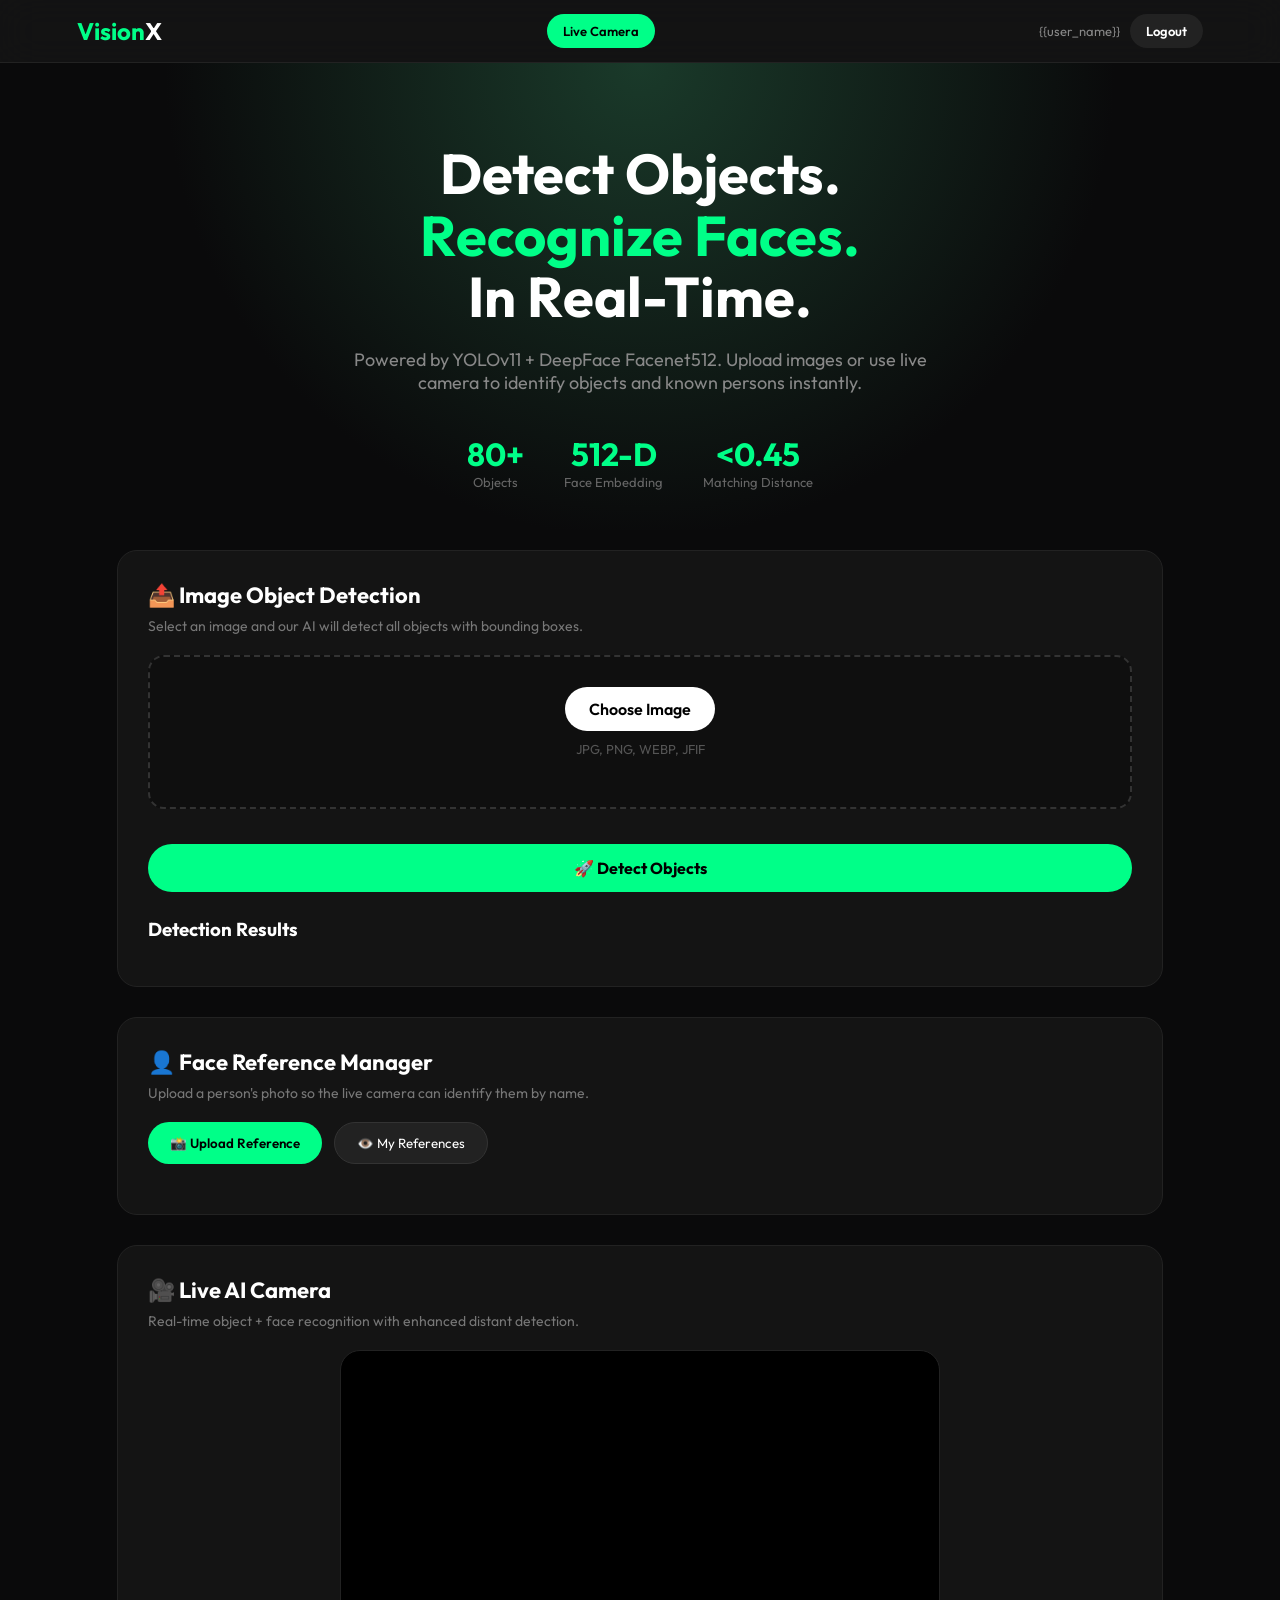
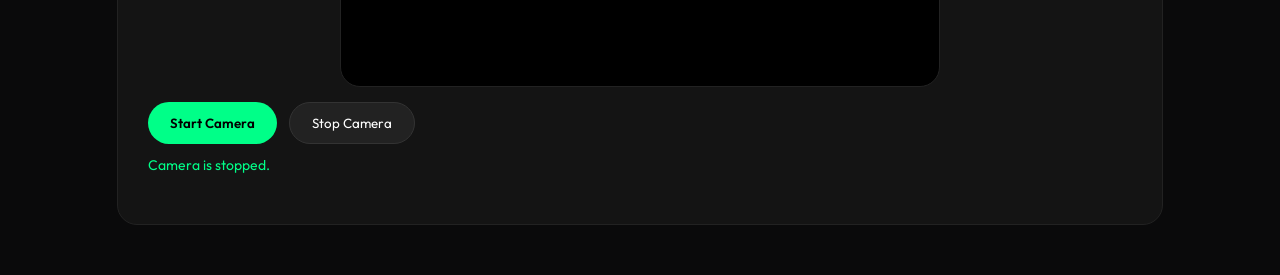
<file: templates/index.html>
<!DOCTYPE html>
<html lang="en">
<head>
    <meta charset="UTF-8">
    <meta name="viewport" content="width=device-width, initial-scale=1.0">
    <title>VisionX - AI Object & Face Detection</title>
    <link href="https://fonts.googleapis.com/css2?family=Outfit:wght@300;400;600;700&display=swap" rel="stylesheet">
    <style>
        * { margin:0; padding:0; box-sizing:border-box; font-family:'Outfit', sans-serif; }
        body { background:#0a0a0b; color:white; overflow-x:hidden; }
        
        /* NAVBAR */
               /* NAVBAR - RESPONSIVE FIXED */
        nav { 
            display:flex; 
            justify-content:space-between; 
            align-items:center; 
            padding:14px 6%; 
            background:rgba(20,20,20,0.9); 
            backdrop-filter:blur(20px); 
            position:sticky; 
            top:0; 
            z-index:100; 
            border-bottom:1px solid #222;
            gap:12px;
            flex-wrap:wrap;
        }
        .nav-left { display:flex; align-items:center; gap:12px; }
        .nav-right { display:flex; align-items:center; gap:10px; margin-left:auto; }
        .logo { font-size:24px; font-weight:700; color:#00ff88; white-space:nowrap; }
        .logo span { color:white; }
        .user-name { font-size:13px; color:#aaa; max-width:100px; overflow:hidden; text-overflow:ellipsis; white-space:nowrap; }
        .nav-btn { padding:9px 16px; border-radius:30px; background:#00ff88; color:black; font-weight:600; border:none; cursor:pointer; font-size:13px; white-space:nowrap; text-decoration:none; }
        .nav-btn.secondary { background:#222; color:white; border:1px solid #333; }

        @media(max-width:768px){
            nav { padding:12px 4%; }
            .logo { font-size:20px; }
            .user-name { display:none; } /* Mobile pe naam hide */
            .nav-btn { padding:8px 14px; font-size:12px; }
        }
        @media(max-width:480px){
            .nav-left { gap:8px; }
            .nav-right { gap:8px; }
        }

        /* HERO */
        .hero { text-align:center; padding:80px 6% 40px; background: radial-gradient(circle at 50% 0%, #1a3a2a 0%, #0a0a0b 60%); }
        .hero h1 { font-size:56px; font-weight:700; line-height:1.1; }
        .hero h1 span { color:#00ff88; }
        .hero p { color:#888; font-size:18px; margin:20px auto; max-width:600px; }
        .hero-stats { display:flex; justify-content:center; gap:40px; margin-top:40px; }
        .stat h2 { color:#00ff88; font-size:32px; }
        .stat p { font-size:13px; color:#666; margin:0; }

        /* CONTAINER */
        .container { max-width:1200px; margin:0 auto; padding:20px 6%; }
        .card { background:#141414; border:1px solid #222; border-radius:20px; padding:30px; margin-bottom:30px; }
        .card h2 { font-size:22px; margin-bottom:8px; }
        .card p { color:#777; font-size:14px; margin-bottom:20px; }

        /* UPLOAD AREA */
        .upload-area { border:2px dashed #333; border-radius:16px; padding:30px; text-align:center; transition:0.3s; background:#0f0f0f; }
        .upload-area:hover { border-color:#00ff88; background:#111; }
        #imageInput { display:none; }
        .upload-label { display:inline-block; padding:12px 24px; background:white; color:black; border-radius:30px; font-weight:600; cursor:pointer; }
        #preview, #resultImage { width:100%; max-height:400px; object-fit:contain; border-radius:12px; margin-top:20px; background:#000; }
        .detect-btn { width:100%; padding:14px; border-radius:30px; background:#00ff88; color:black; font-weight:700; border:none; font-size:16px; cursor:pointer; margin-top:15px; }

        /* RESULTS */
        #objectList { list-style:none; display:flex; flex-wrap:wrap; gap:10px; margin-top:15px; }
        #objectList li { background:#1f1f1f; border:1px solid #333; padding:8px 14px; border-radius:20px; font-size:13px; }

        /* REFERENCE */
        .ref-actions { display:flex; gap:12px; flex-wrap:wrap; }
        .btn-primary { padding:12px 22px; border-radius:30px; background:#00ff88; color:black; font-weight:600; border:none; cursor:pointer; }
        .btn-secondary { padding:12px 22px; border-radius:30px; background:#222; color:white; border:1px solid #333; cursor:pointer; }
        .ref-grid { display:grid; grid-template-columns:repeat(auto-fill, minmax(200px, 1fr)); gap:16px; margin-top:20px; }
        .ref-card { background:#1a1a1a; border:1px solid #2a2a2a; border-radius:16px; padding:14px; text-align:center; transition:0.3s; }
        .ref-card:hover { border-color:#00ff88; transform:translateY(-3px); }
        .ref-card img { width:100%; height:160px; object-fit:cover; border-radius:12px; }
        .ref-name { font-weight:600; color:#00ff88; margin-top:10px; }
        .ref-reason { font-size:12px; color:#888; margin-top:4px; min-height:30px; }
        .btn-del { margin-top:10px; width:100%; padding:8px; border-radius:20px; background:#ff3b3b22; color:#ff5a5a; border:1px solid #ff3b3b44; cursor:pointer; }
        .btn-del:hover { background:#ff3b3b; color:white; }

        /* CAMERA */
                /* CAMERA - DESKTOP PE CHOTI */
        .camera-box { 
            position:relative; 
            width:100%; 
            max-width:480px; /* Desktop pe choti - 480px */
            aspect-ratio:16/9; 
            background:#000; 
            border-radius:20px; 
            overflow:hidden; 
            border:1px solid #222; 
            margin:0 auto; 
        }
        @media(min-width:1024px){ 
            .camera-box { max-width:600px; } /* Bade desktop/laptop pe aur choti */
        }
        @media(max-width:600px){ 
            .camera-box { max-width:100%; } /* Mobile pe full width */
        }
        #camera { width:100%; height:100%; object-fit:cover; }
        #cameraOverlay { position:absolute; top:0; left:0; width:100%; height:100%; }
        .camera-buttons { display:flex; gap:12px; margin-top:15px; }
        #cameraStatus { margin-top:12px; color:#00ff88; font-size:14px; }

        /* MODAL */
        #refModal { display:none; position:fixed; top:0; left:0; width:100%; height:100%; background:rgba(0,0,0,0.85); backdrop-filter:blur(10px); z-index:9999; justify-content:center; align-items:center; }
        #refModal.active { display:flex; }
        .modal-content { background:#181818; padding:30px; border-radius:24px; width:90%; max-width:420px; border:1px solid #2a2a2a; }
        .modal-content h2 { color:#00ff88; margin-bottom:20px; }
        .modal-content label { display:block; font-size:13px; margin-bottom:6px; color:#aaa; }
        .modal-content input { width:100%; padding:12px 14px; margin-bottom:16px; border-radius:12px; border:1px solid #333; background:#222; color:white; }
        .modal-buttons { display:flex; gap:12px; }
        .btn-cancel { flex:1; padding:12px; border-radius:30px; background:#222; color:white; border:1px solid #333; cursor:pointer; }
        .btn-upload { flex:1; padding:12px; border-radius:30px; background:#00ff88; color:black; font-weight:700; border:none; cursor:pointer; }

        @media(max-width:600px){ .hero h1{ font-size:36px; } .hero-stats{ gap:20px; } }
    </style>
</head>
<body>
    <nav>
        <div class="logo">Vision<span>X</span></div>
        <button class="nav-btn" onclick="document.getElementById('cameraSection').scrollIntoView({behavior:'smooth'})">Live Camera</button>
        <div style="display:flex; gap:10px; align-items:center;">
  <span style="font-size:13px; color:#888;">{{user_name}}</span>
  <a href="/logout" class="nav-btn" style="background:#222; color:white; text-decoration:none;">Logout</a>
</div>
    </nav>

    <section class="hero">
        <h1>Detect Objects.<br><span>Recognize Faces.</span><br>In Real-Time.</h1>
        <p>Powered by YOLOv11 + DeepFace Facenet512. Upload images or use live camera to identify objects and known persons instantly.</p>
        <div class="hero-stats">
            <div class="stat"><h2>80+</h2><p>Objects</p></div>
            <div class="stat"><h2>512-D</h2><p>Face Embedding</p></div>
            <div class="stat"><h2><0.45</h2><p>Matching Distance</p></div>
        </div>
    </section>

    <div class="container">
        <!-- UPLOAD -->
        <div class="card">
            <h2>📤 Image Object Detection</h2>
            <p>Select an image and our AI will detect all objects with bounding boxes.</p>
            <form id="uploadForm">
                <div class="upload-area">
                    <label for="imageInput" class="upload-label">Choose Image</label>
                    <p style="margin-top:10px; font-size:13px; color:#555;">JPG, PNG, WEBP, JFIF</p>
                    <input type="file" id="imageInput" name="image" accept="image/jpeg,image/png,image/webp">
                </div>
                <p id="status" style="margin-top:12px; color:#00ff88;"></p>
                <img id="preview" hidden>
                <button type="submit" class="detect-btn">🚀 Detect Objects</button>
            </form>
            <h3 style="margin-top:25px;">Detection Results</h3>
            <img id="resultImage" hidden>
            <ul id="objectList"></ul>
        </div>

        <!-- REFERENCE -->
        <div class="card" id="referenceSection">
            <h2>👤 Face Reference Manager</h2>
            <p>Upload a person's photo so the live camera can identify them by name.</p>
            <div class="ref-actions">
                <button class="btn-primary" onclick="openRefModal()">📸 Upload Reference</button>
                <button class="btn-secondary" id="toggleRefsBtn" onclick="loadReferences()">👁️ My References</button>
            </div>
            <p id="referenceStatus" style="margin-top:12px;"></p>
            <div id="myRefsContainer" style="display:none;">
                <h3 style="margin-top:20px;">Saved (<span id="refCount">0</span>)</h3>
                <div id="refGrid" class="ref-grid"></div>
            </div>
        </div>

        <!-- CAMERA -->
        <div class="card" id="cameraSection">
            <h2>🎥 Live AI Camera</h2>
            <p>Real-time object + face recognition with enhanced distant detection.</p>
            <div class="camera-box">
                <video id="camera" autoplay playsinline muted></video>
                <canvas id="cameraOverlay"></canvas>
            </div>
            <div class="camera-buttons">
                <button class="btn-primary" id="startCamera">Start Camera</button>
                <button class="btn-secondary" id="stopCamera" disabled>Stop Camera</button>
            </div>
            <p id="cameraStatus">Camera is stopped.</p>
            <ul id="cameraObjects"></ul>
        </div>
    </div>

    <div id="refModal">
        <div class="modal-content">
            <h2>📸 Add Reference</h2>
            <form id="referenceForm" enctype="multipart/form-data">
                <label>Person Name *</label>
                <input type="text" name="name" id="refName" required placeholder="e.g. Osama Ali">
                <label>Reason / Purpose</label>
                <input type="text" name="reason" id="refReason" placeholder="e.g. Office Entry">
                <label>Upload Photo *</label>
                <input type="file" name="image" id="referenceImage" accept="image/jpeg,image/png,image/webp" required>
                <div class="modal-buttons">
                    <button type="button" class="btn-cancel" onclick="closeRefModal()">Cancel</button>
                    <button type="submit" class="btn-upload">Upload</button>
                </div>
            </form>
            <p id="modalStatus" style="margin-top:12px; font-size:13px;"></p>
        </div>
    </div>

    <script>
        function openRefModal(){ document.getElementById('refModal').classList.add('active'); }
        function closeRefModal(){ document.getElementById('refModal').classList.remove('active'); document.getElementById('modalStatus').innerText=''; }
        document.getElementById('refModal').addEventListener('click', e=>{ if(e.target.id==='refModal') closeRefModal(); });

        let refsVisible=false;
        async function loadReferences(){
            const container=document.getElementById('myRefsContainer');
            const grid=document.getElementById('refGrid');
            const count=document.getElementById('refCount');
            const btn=document.getElementById('toggleRefsBtn');
            if(refsVisible){ container.style.display='none'; refsVisible=false; btn.innerText='👁️ My References'; return; }
            container.style.display='block'; refsVisible=true; btn.innerText='🙈 Hide References';
            grid.innerHTML='Loading...';
            try{
                const res=await fetch('/my-references'); const data=await res.json();
                count.innerText=data.count;
                if(data.count===0){ grid.innerHTML='<p style="color:#666;">No references yet.</p>'; return; }
                grid.innerHTML='';
                data.references.forEach(ref=>{
                    let imgFile=ref.image_path?ref.image_path.split(/[\\/]/).pop():'Person.jpg';
                    grid.innerHTML+=`<div class="ref-card"><img src="/known_faces/${imgFile}" onerror="this.src='/known_faces/Person.jpg'"><div class="ref-name">${ref.name}</div><div class="ref-reason">${ref.reason||'No reason'}<br><small>${new Date(ref.created_at).toLocaleDateString()}</small></div><button class="btn-del" data-name="${ref.name}" onclick="deleteRef(this)">🗑️ Delete</button></div>`;
                });
            }catch(err){ grid.innerHTML='Error: '+err; }
        }
        async function deleteRef(btn){
            const name=btn.getAttribute('data-name');
            if(!confirm(`Delete ${name}?`)) return;
            btn.innerText='Deleting...'; btn.disabled=true;
            try{
                let res=await fetch(`/delete-reference/${encodeURIComponent(name)}`,{method:'DELETE'});
                if(!res.ok) res=await fetch(`/delete-reference/${encodeURIComponent(name)}`);
                const data=await res.json();
                if(res.ok){ document.getElementById('referenceStatus').innerText='✅ '+data.message; loadReferences(); }
                else{ alert(data.error); btn.innerText='🗑️ Delete'; btn.disabled=false; }
            }catch(e){ alert(e); btn.innerText='🗑️ Delete'; btn.disabled=false; }
        }
        document.getElementById('referenceForm').addEventListener('submit', async e=>{
            e.preventDefault();
            const status=document.getElementById('modalStatus'); const main=document.getElementById('referenceStatus');
            status.innerText='Uploading...';
            const fd=new FormData(e.target);
            try{
                const res=await fetch('/upload-reference',{method:'POST',body:fd}); const data=await res.json();
                if(res.ok){ status.innerText='✅ '+data.message; main.innerText='✅ '+data.message; setTimeout(()=>{closeRefModal(); if(!refsVisible) loadReferences(); else { refsVisible=false; loadReferences(); } },700); e.target.reset(); }
                else status.innerText='❌ '+data.error;
            }catch(err){ status.innerText='❌ '+err; }
        });
        document.getElementById('imageInput').addEventListener('change', e=>{
            const file=e.target.files[0]; if(file){ const url=URL.createObjectURL(file); const prev=document.getElementById('preview'); prev.src=url; prev.hidden=false; document.getElementById('status').innerText='Selected: '+file.name; }
        });
    </script>
    <script src="/static/script.js"></script>
</body>
</html>
</file>
